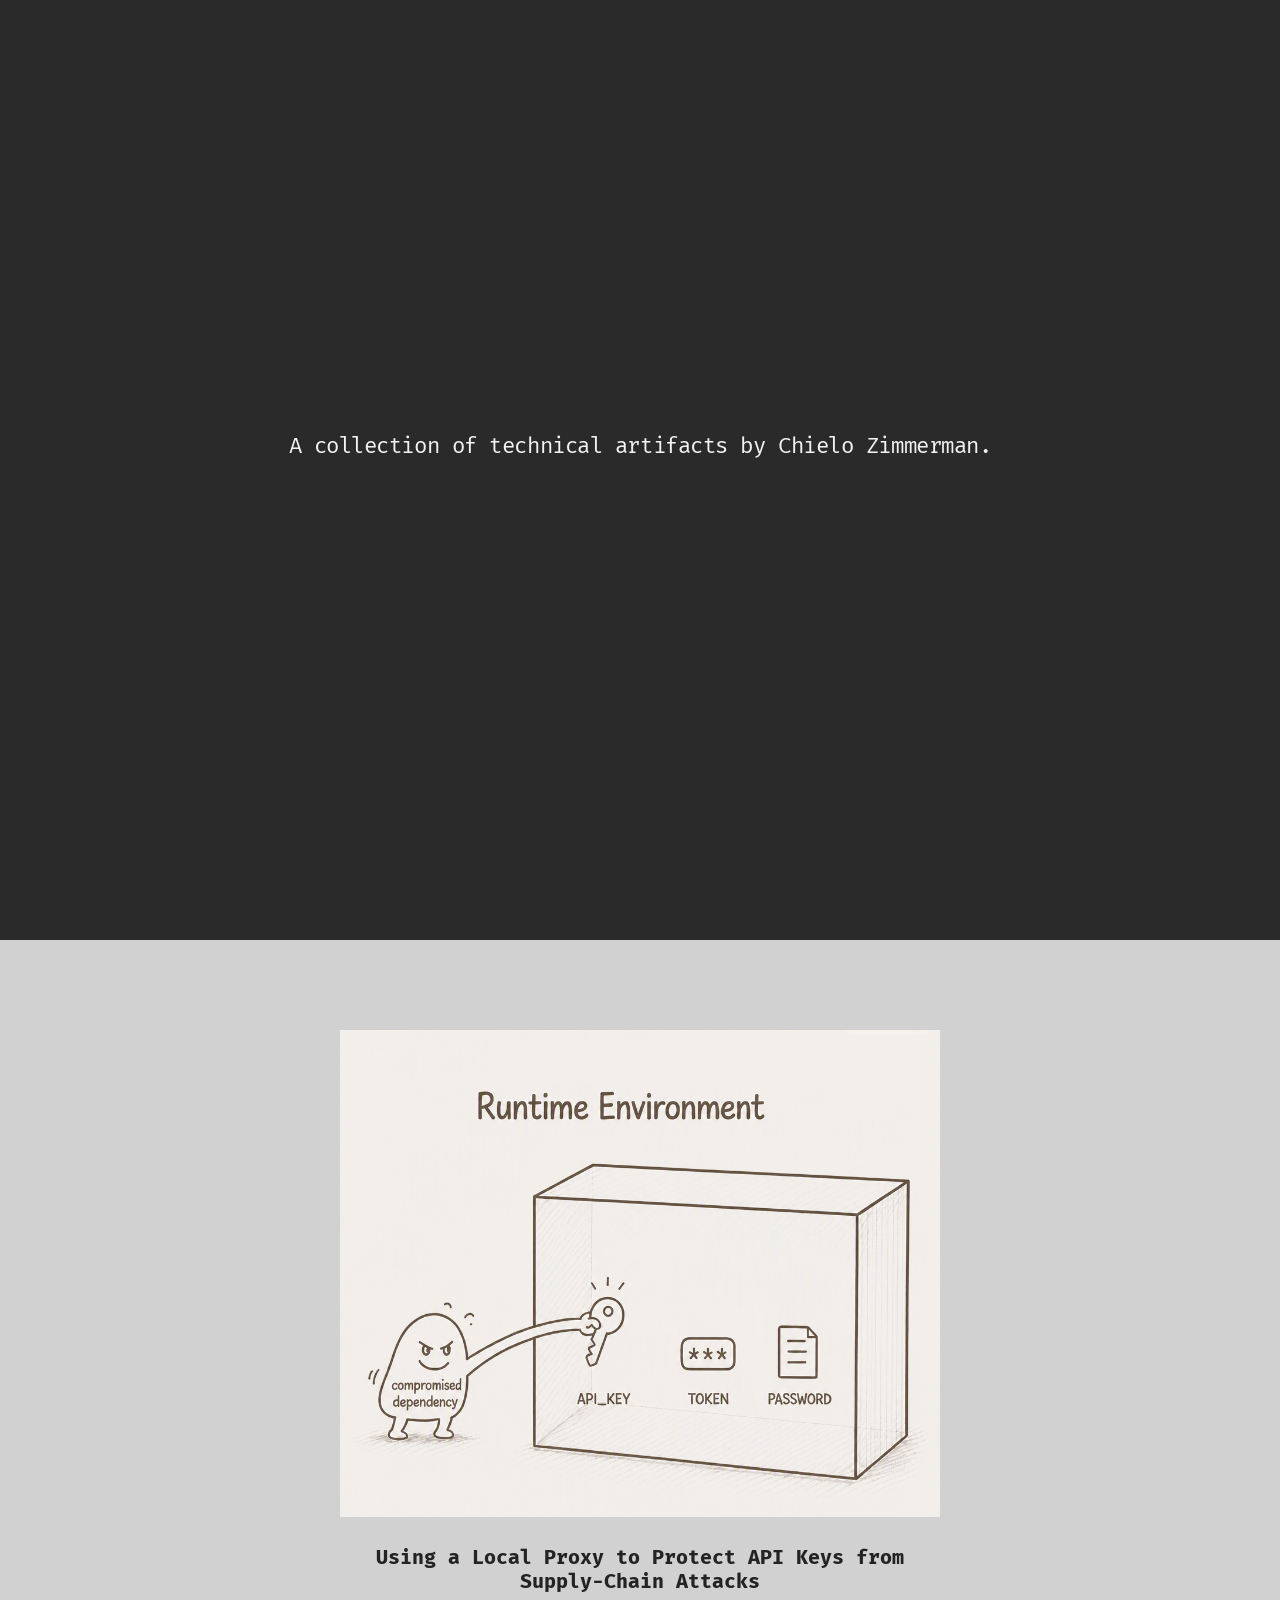
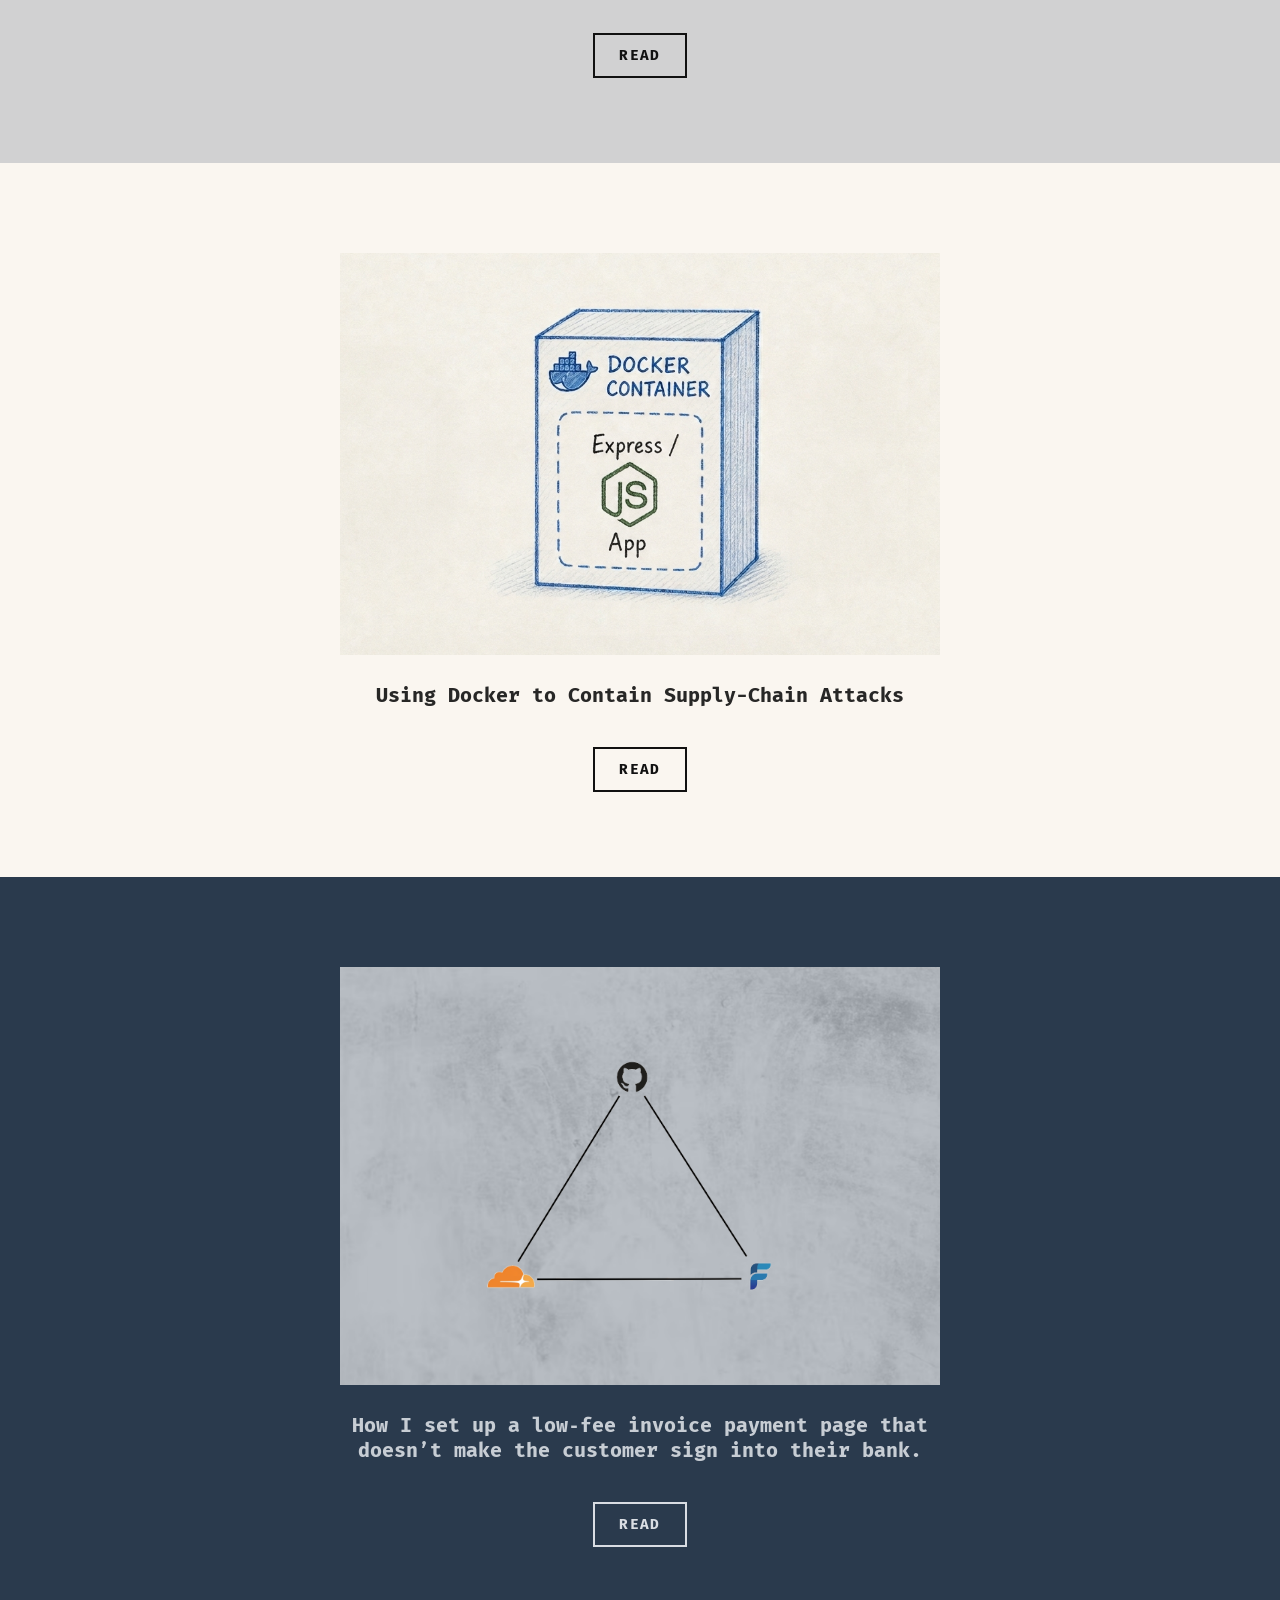
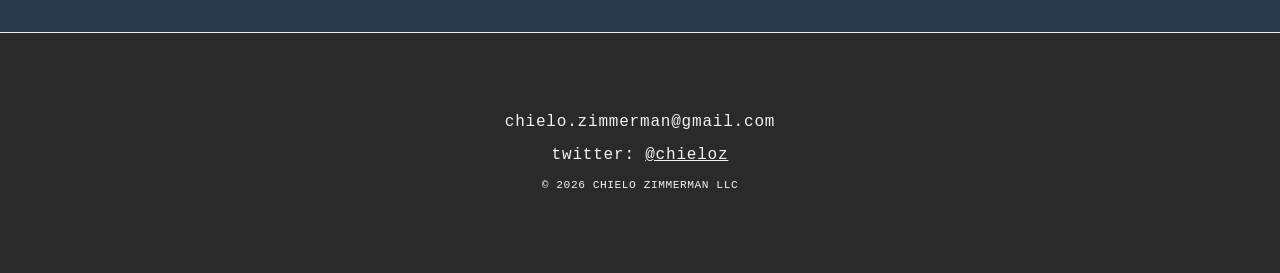
<file: index.html>
<!DOCTYPE html>
<html lang="en">
<head>
    <meta charset="UTF-8">
    <meta name="viewport" content="width=device-width, initial-scale=1.0">
    <title>A collection of technical artifacts by Chielo Zimmerman.</title>
    <link rel="stylesheet" href="styles.css">
    <link href="https://fonts.googleapis.com/css2?family=Fira+Mono&display=swap" rel="stylesheet">
</head>
<body>

    <section class="hero">
         <h1>A collection of technical artifacts by Chielo&nbspZimmerman.</h1>
    </section>

    <article class="article-preview post-proxy">
        <div class="content-wrapper">
          <img src="/projects/images/runtime-environment-compromised-dependency-reaching-in.png" alt="A compromised dependency reaching into the runtime environment to steal an API key" class="responsive-img">
<h2>Using a Local Proxy to Protect API Keys from Supply-Chain Attacks</h2>
<a href="/projects/proxy-protect-api-keys.html" class="article-link">READ</a>
       </div>
    </article>


    <article class="article-preview post-dockerized-node">
      <div class="content-wrapper">
        <img src="/projects/images/dockerized_env.png" alt="Diagram of a containerized node app" class="responsive-img">
        <h2>Using Docker to Contain Supply-Chain Attacks</h2>
        <a href="/projects/express-docker-build.html" class="article-link">READ</a>
      </div>
    </article>


    <article class="article-preview post-forte">
        <div class="content-wrapper">
          <img src="/projects/images/low-fee-checkout.png" alt="Github, Cloudfront and Forte = no card fees, easy customer checkout" class="responsive-img">
          <h2>How I set up a low‑fee invoice payment page that doesn’t make the customer sign into their bank.</h2>
          <a href="/projects/low-fee-customer-friendly-ach-payments" class="article-link">READ</a>
       </div>
    </article>


    <footer>
      <p class="footer-email">chielo.zimmerman@gmail.com</p>
      <p class="footer-email">twitter: <a href="https://x.com/chieloz" target="_blank" rel="noopener noreferrer">@chieloz</a></p>
      <p class="footer-copy">© 2026 Chielo Zimmerman LLC</p>
    </footer>

</body>
</html>
</file>
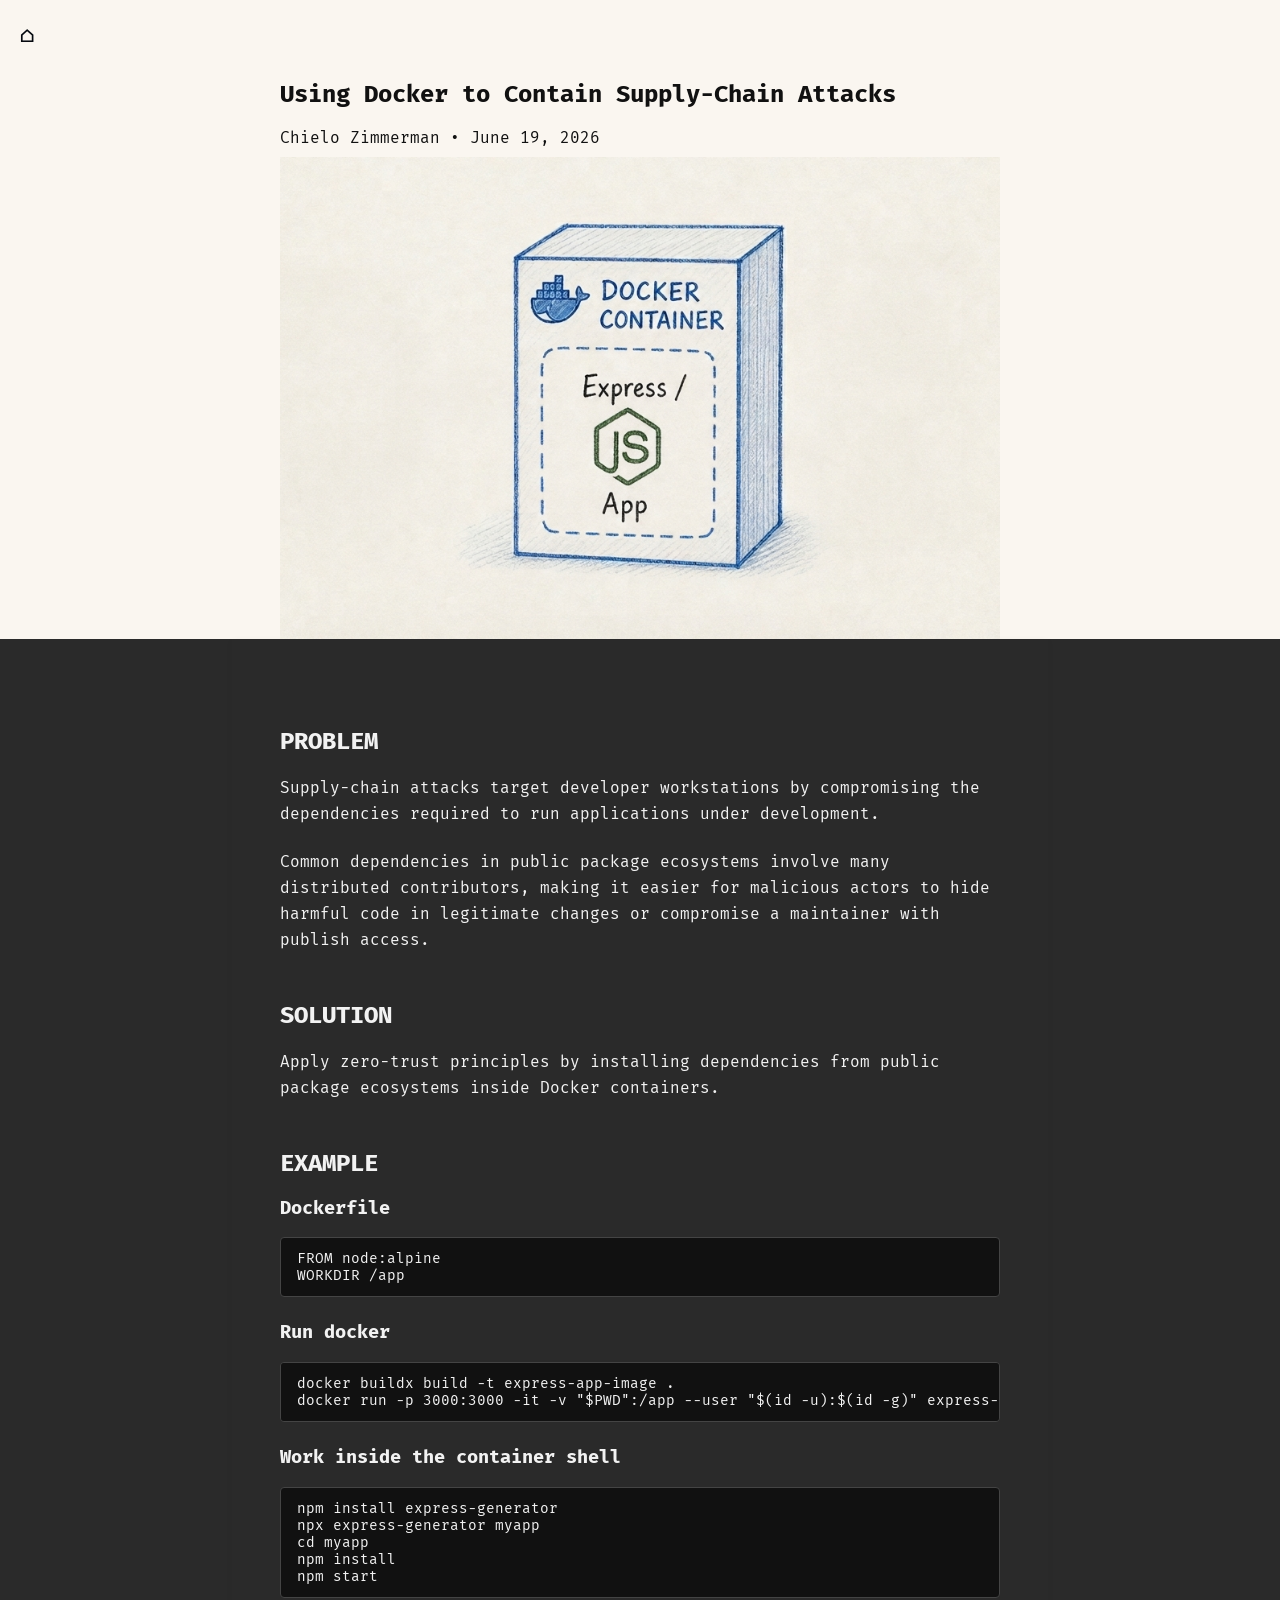
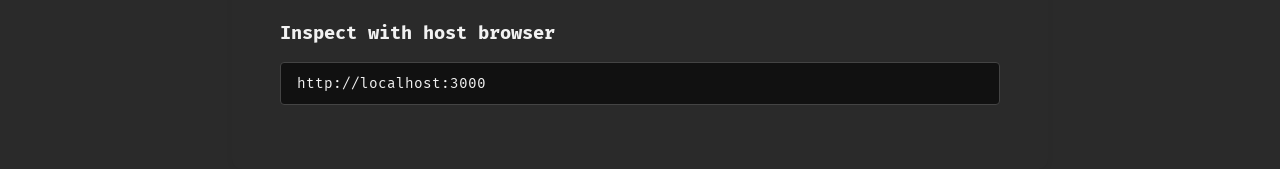
<file: projects/express-docker-build.html>
<!DOCTYPE html>
<html lang="en">
<head>

  <meta charset="UTF-8">
  <meta name="viewport" content="width=device-width, initial-scale=1.0">

  <title>Using Docker to Contain Supply-Chain Attacks</title>

  <meta name="description" content="Public package ecosystems execute untrusted code during dependency installation. Running installs, application execution, and all developer-console work inside Docker containers limits the damage from a compromised package.">
  <meta name="author" content="Chielo Zimmerman">
  <meta name="robots" content="index, follow">

  <link rel="canonical" href="https://zimchi.github.io/projects/express-docker-build.html">
  <link rel="icon" type="image/x-icon" href="/favicon.ico">
  <link rel="stylesheet" href="../styles.css">
  <link rel="preconnect" href="https://fonts.googleapis.com">
  <link rel="preconnect" href="https://fonts.gstatic.com" crossorigin>
  <link href="https://fonts.googleapis.com/css2?family=Fira+Mono&display=swap" rel="stylesheet">

  <meta property="og:title" content="Using Docker to Contain Supply-Chain Attacks">
  <meta property="og:description" content="Public package ecosystems execute untrusted code during dependency installation. Running installs, application execution, and all developer-console work inside Docker containers limits the damage from a compromised package.">
  <meta property="og:image" content="https://zimchi.github.io/projects/images/dockerized_env.png">
  <meta property="og:image:type" content="image/png">
  <meta property="og:image:width" content="895">
  <meta property="og:image:height" content="599">
  <meta property="og:image:alt" content="Secure Express app running inside a Docker container">
  <meta property="og:url" content="https://zimchi.github.io/projects/express-docker-build.html">
  <meta property="og:type" content="article">
  <meta property="og:site_name" content="ZimChi">
  <meta property="og:locale" content="en_US">
  <meta property="article:author" content="Chielo Zimmerman">
  <meta property="article:published_time" content="2026-06-19">
  <meta property="article:modified_time" content="2026-10-06">
  <meta property="article:section" content="Security">
  <meta property="article:tag" content="supply-chain security">
  <meta property="article:tag" content="Docker">
  <meta property="article:tag" content="Node.js">
  <meta property="article:tag" content="npm">

  <meta name="twitter:card" content="summary_large_image">
  <meta name="twitter:site" content="@chieloz">
  <meta name="twitter:creator" content="@chieloz">
  <meta name="twitter:title" content="Using Docker to Contain Supply-Chain Attacks">
  <meta name="twitter:description" content="Public package ecosystems execute untrusted code during dependency installation. Running installs, application execution, and all developer-console work inside Docker containers limits the damage from a compromised package.">
  <meta name="twitter:image" content="https://zimchi.github.io/projects/images/dockerized_env.png">
  <meta name="twitter:image:alt" content="Secure Express app running inside a Docker container">

  <script type="application/ld+json">
  {
    "@context": "https://schema.org",
    "@type": "TechArticle",
    "headline": "Using Docker to Contain Supply-Chain Attacks",
    "description": "Public package ecosystems execute untrusted code during dependency installation. Running installs, application execution, and all developer-console work inside Docker containers limits the damage from a compromised package.",
    "image": [
      "https://zimchi.github.io/projects/images/dockerized_env.png"
    ],
    "thumbnailUrl": "https://zimchi.github.io/projects/images/dockerized_env.png",
    "datePublished": "2026-06-19",
    "dateModified": "2026-10-06",
    "inLanguage": "en",
    "mainEntityOfPage": {
      "@type": "WebPage",
      "@id": "https://zimchi.github.io/projects/express-docker-build.html"
    },
    "author": {
      "@type": "Person",
      "name": "Chielo Zimmerman",
      "url": "https://zimchi.github.io/",
      "sameAs": [
        "https://x.com/chieloz"
      ]
    },
    "publisher": {
      "@type": "Organization",
      "name": "ZimChi",
      "url": "https://zimchi.github.io/",
      "logo": {
        "@type": "ImageObject",
        "url": "https://zimchi.github.io/images/logo.jpg",
        "width": 557,
        "height": 576
      },
      "description": "A technical studio providing custom software development and architectural consulting.",
      "sameAs": [
        "https://github.com/ZimChi",
        "https://x.com/chieloz"
      ]
    }
  }
  </script>
</head>

<body>
  <a href="/" class="home-icon" aria-label="Home">&#8962;</a>
  <main>
    <section class="article-header post-dockerized-node">
      <div class="post-header-content-wrapper">
        <h1 class="post-title">Using Docker to Contain Supply-Chain Attacks</h1>
        <div class="post-meta">
          <span class="post-author">Chielo Zimmerman</span>
          <span class="post-divider">•</span>
          <time datetime="2026-06-19" class="post-date">June 19, 2026</time>
        </div>
        <img src="images/dockerized_env.png" alt="Secure Express app running inside a Docker container" class="responsive-img">
      </div>
    </section>

    <article class="page">
      <section>
        <h2>PROBLEM</h2>
        <p>
          Supply-chain attacks target developer workstations by compromising the dependencies required to run applications under development.
        </p>
        <p>
          Common dependencies in public package ecosystems involve many distributed contributors, making it easier for malicious actors to hide harmful code in legitimate changes or compromise a maintainer with publish access.
        </p>
      </section>

      <section>
        <h2>SOLUTION</h2>
        <p>
          Apply zero-trust principles by installing dependencies from public package ecosystems inside Docker containers.
        </p>
      </section>

      <section>
        <h2>EXAMPLE</h2>

        <h3>Dockerfile</h3>
        <pre><code>FROM node:alpine
WORKDIR /app</code></pre>

        <h3>Run docker</h3>
        <pre><code>docker buildx build -t express-app-image .
docker run -p 3000:3000 -it -v "$PWD":/app --user "$(id -u):$(id -g)" express-app-image /bin/sh</code></pre>

        <h3>Work inside the container shell</h3>
        <pre><code>npm install express-generator
npx express-generator myapp
cd myapp
npm install
npm start</code></pre>

        <h3>Inspect with host browser</h3>
        <pre><code>http://localhost:3000</code></pre>
      </section>

    </article>
  </main>
</body>
</html>
</file>
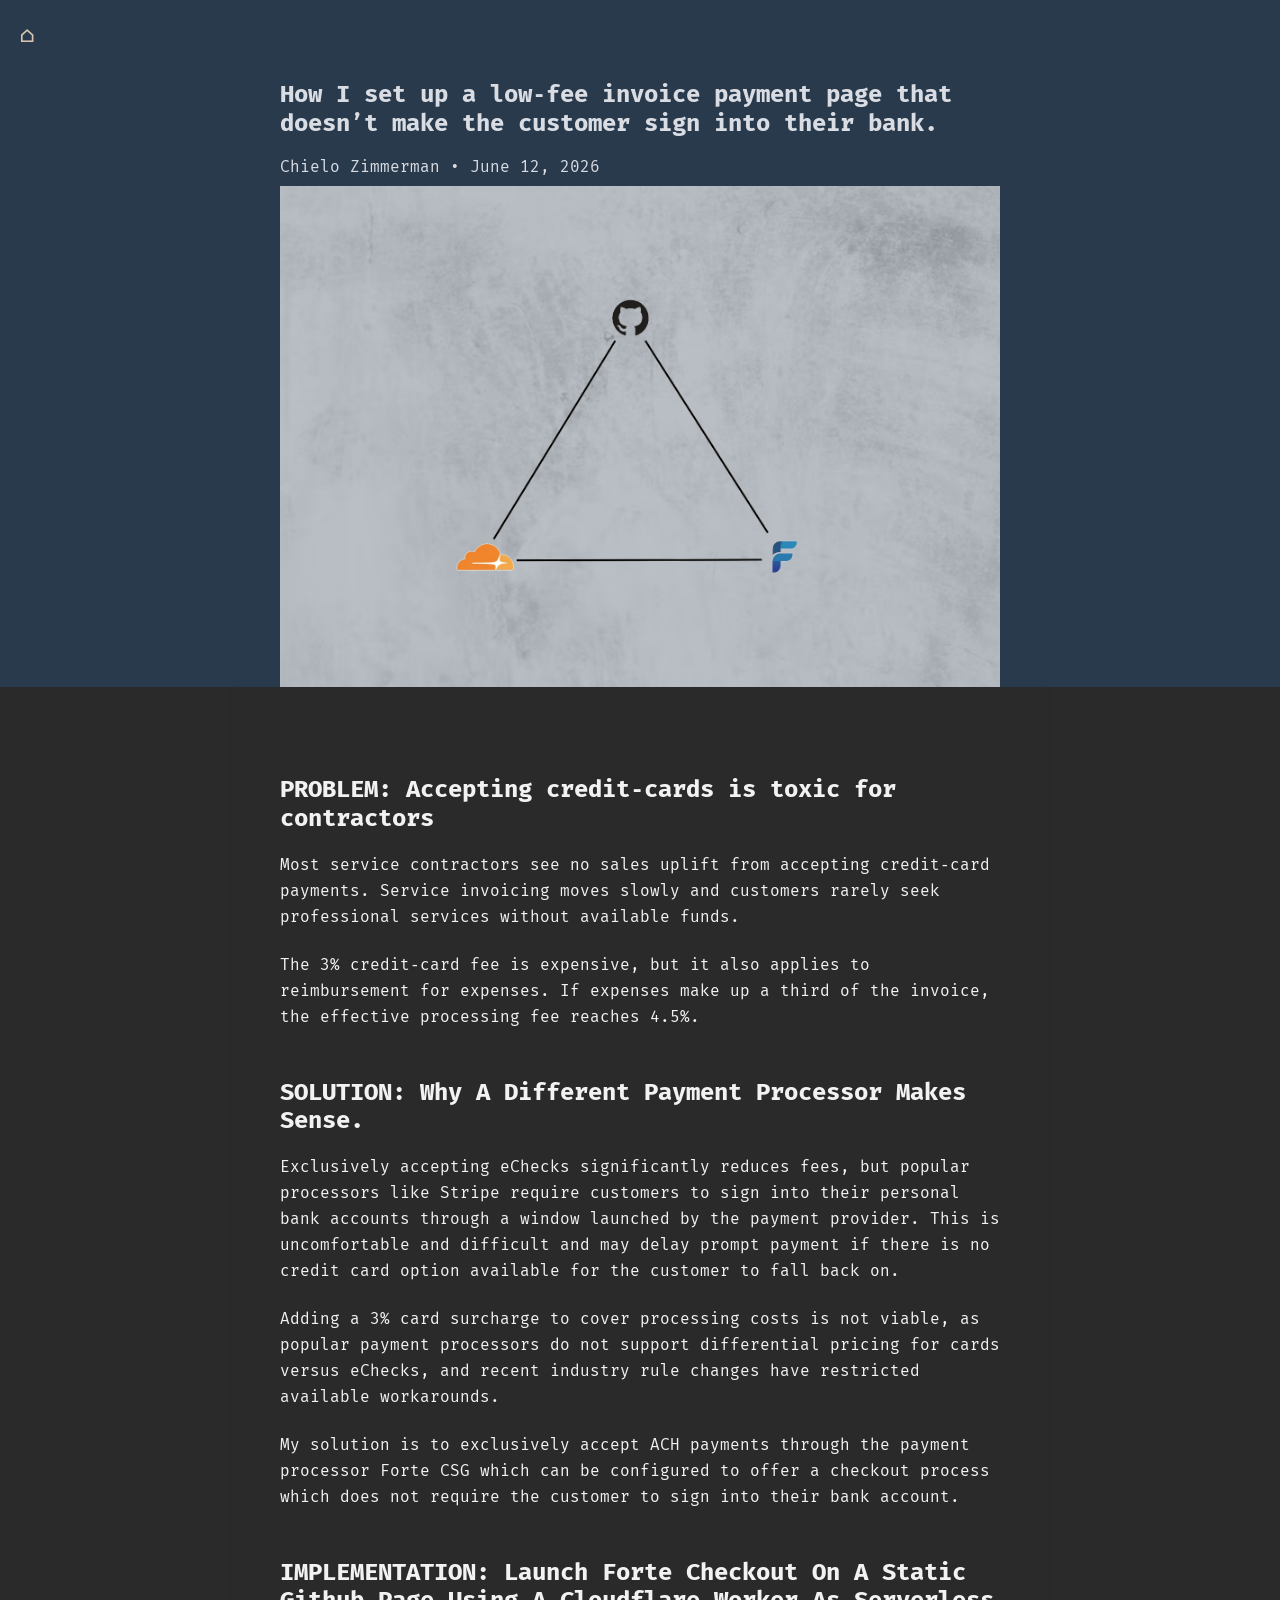
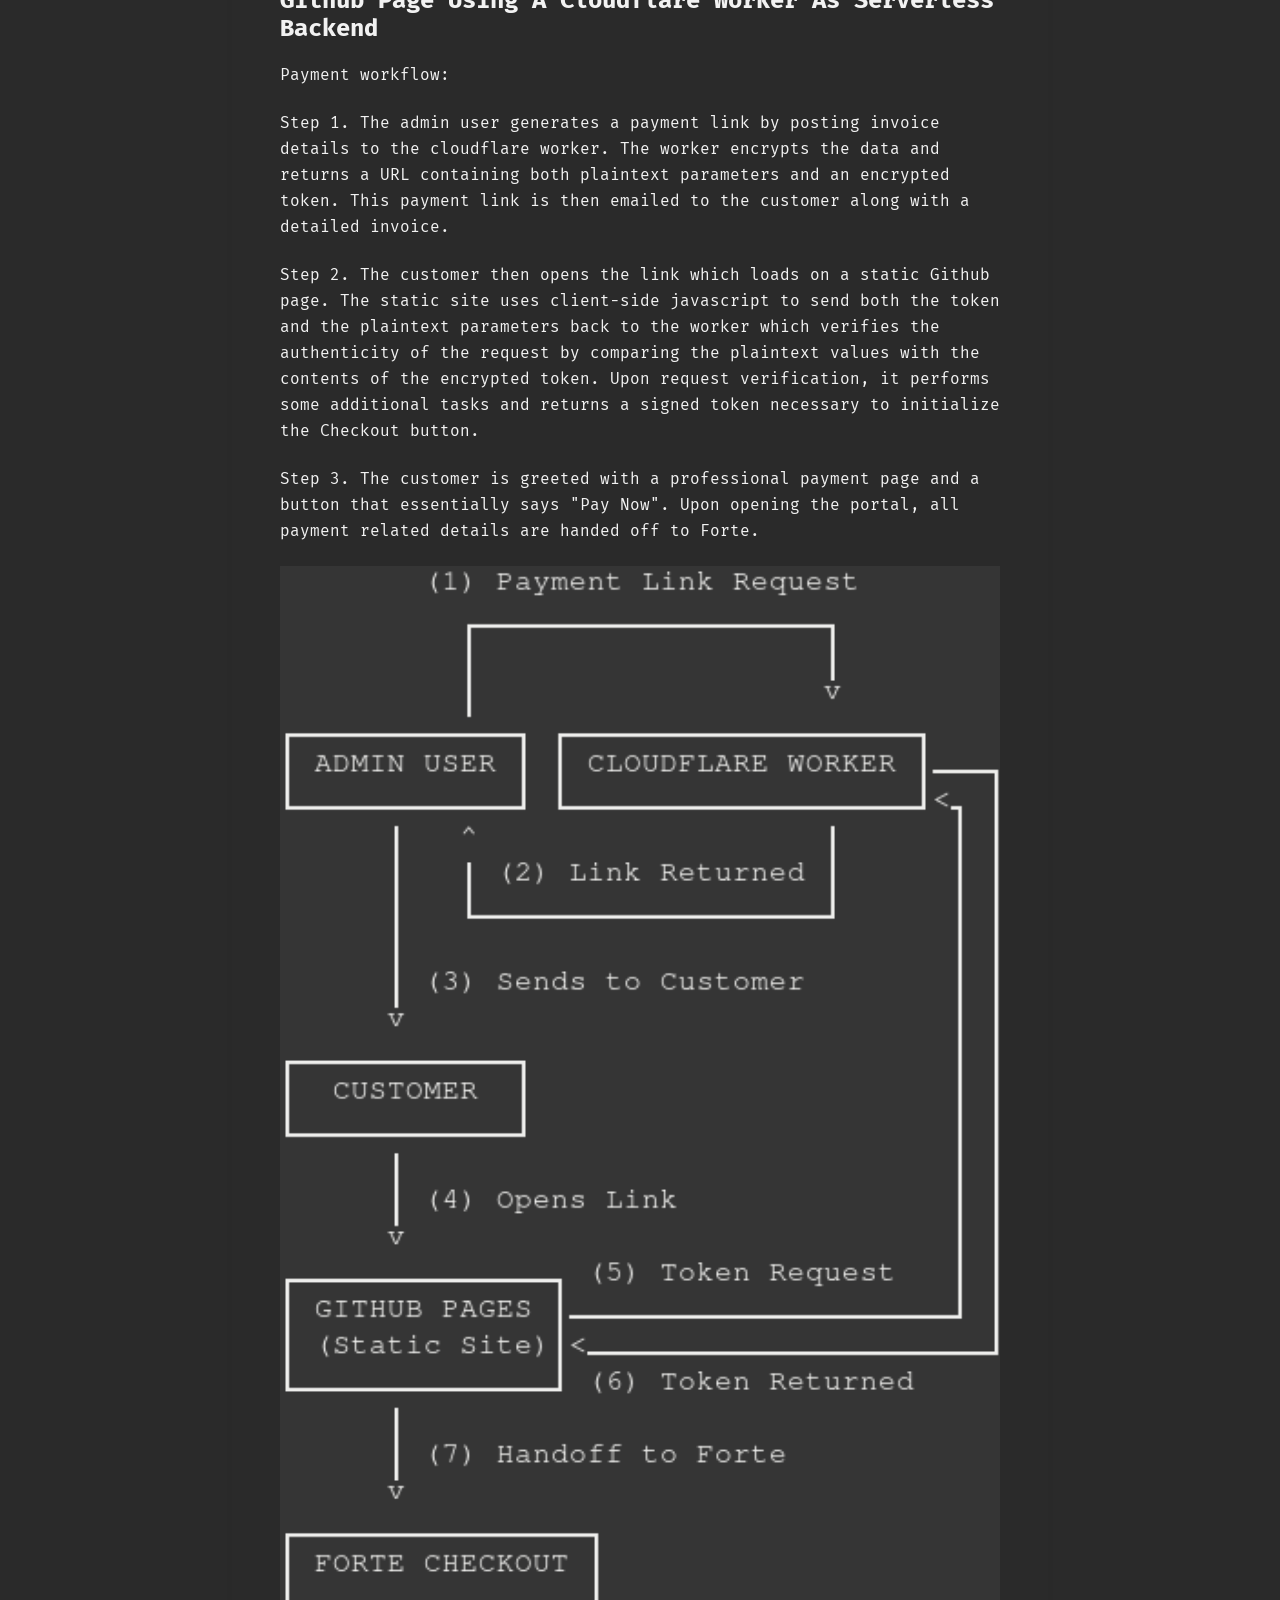
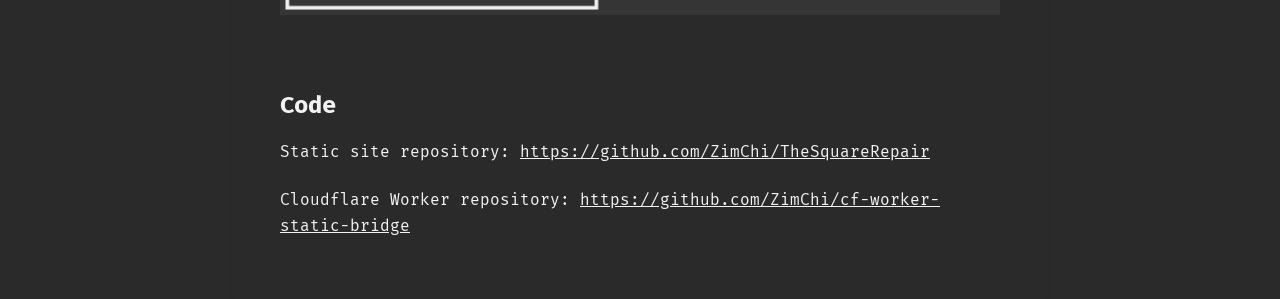
<file: projects/low-fee-customer-friendly-ach-payments.html>
<!DOCTYPE html>
<html lang="en">

<head>

  <meta charset="UTF-8">
  <meta name="viewport" content="width=device-width, initial-scale=1.0">

  <title>How I set up a low‑fee invoice payment page that doesn’t make the customer sign into their bank.</title>

  <meta name="description" content="Most service contractors see no sales uplift from accepting credit‑card payments. Exclusively accepting ACH payments through the payment processor Forte CSG can be configured to offer a checkout process which does not require the customer to sign into their bank account.">
  <meta name="author" content="Chielo Zimmerman">
  <meta name="robots" content="index, follow">

  <link rel="canonical" href="https://zimchi.github.io/projects/low-fee-customer-friendly-ach-payments.html">
  <link rel="icon" type="image/x-icon" href="/favicon.ico">
  <link rel="stylesheet" href="../styles.css">
  <link rel="preconnect" href="https://fonts.googleapis.com">
  <link rel="preconnect" href="https://fonts.gstatic.com" crossorigin>
  <link href="https://fonts.googleapis.com/css2?family=Fira+Mono&display=swap" rel="stylesheet">

  <meta property="og:title" content="How I set up a low‑fee invoice payment page that doesn’t make the customer sign into their bank.">
  <meta property="og:description" content="Most service contractors see no sales uplift from accepting credit‑card payments. Exclusively accepting ACH payments through the payment processor Forte CSG can be configured to offer a checkout process which does not require the customer to sign into their bank account.">
  <meta property="og:image" content="https://zimchi.github.io/projects/images/low-fee-checkout.png">
  <meta property="og:image:type" content="image/png">
  <meta property="og:image:width" content="800">
  <meta property="og:image:height" content="557">
  <meta property="og:image:alt" content="Github, Cloudfront and Forte = no card fees, easy customer checkout">
  <meta property="og:url" content="https://zimchi.github.io/projects/low-fee-customer-friendly-ach-payments.html">
  <meta property="og:type" content="article">
  <meta property="og:site_name" content="ZimChi">
  <meta property="og:locale" content="en_US">
  <meta property="article:author" content="Chielo Zimmerman">
  <meta property="article:published_time" content="2026-06-12">
  <meta property="article:modified_time" content="2026-10-06">
  <meta property="article:section" content="Payments">
  <meta property="article:tag" content="ACH payments">
  <meta property="article:tag" content="Forte">
  <meta property="article:tag" content="Cloudflare Workers">
  <meta property="article:tag" content="GitHub Pages">

  <meta name="twitter:card" content="summary_large_image">
  <meta name="twitter:site" content="@chieloz">
  <meta name="twitter:creator" content="@chieloz">
  <meta name="twitter:title" content="How I set up a low‑fee invoice payment page that doesn’t make the customer sign into their bank.">
  <meta name="twitter:description" content="Most service contractors see no sales uplift from accepting credit‑card payments. Exclusively accepting ACH payments through the payment processor Forte CSG can be configured to offer a checkout process which does not require the customer to sign into their bank account.">
  <meta name="twitter:image" content="https://zimchi.github.io/projects/images/low-fee-checkout.png">
  <meta name="twitter:image:alt" content="Github, Cloudfront and Forte = no card fees, easy customer checkout">

  <script type="application/ld+json">
  {
    "@context": "https://schema.org",
    "@type": "TechArticle",
    "headline": "How I set up a low‑fee invoice payment page that doesn’t make the customer sign into their bank.",
    "description": "Most service contractors see no sales uplift from accepting credit‑card payments. Exclusively accepting ACH payments through the payment processor Forte CSG can be configured to offer a checkout process which does not require the customer to sign into their bank account.",
    "image": [
      "https://zimchi.github.io/projects/images/low-fee-checkout.png",
      "https://zimchi.github.io/projects/images/payment-workflow-diagram.png"
    ],
    "thumbnailUrl": "https://zimchi.github.io/projects/images/low-fee-checkout.png",
    "datePublished": "2026-06-12",
    "dateModified": "2026-10-06",
    "inLanguage": "en",
    "mainEntityOfPage": {
      "@type": "WebPage",
      "@id": "https://zimchi.github.io/projects/low-fee-customer-friendly-ach-payments.html"
    },
    "author": {
      "@type": "Person",
      "name": "Chielo Zimmerman",
      "url": "https://zimchi.github.io/",
      "sameAs": [
        "https://x.com/chieloz"
      ]
    },
    "publisher": {
      "@type": "Organization",
      "name": "ZimChi",
      "url": "https://zimchi.github.io/",
      "logo": {
        "@type": "ImageObject",
        "url": "https://zimchi.github.io/images/logo.jpg",
        "width": 557,
        "height": 576
      },
      "description": "A technical studio providing custom software development and architectural consulting.",
      "sameAs": [
        "https://github.com/ZimChi",
        "https://x.com/chieloz"
      ]
    }
  }
  </script>
</head>


<body>
  <a href="/" class="home-icon" aria-label="Home">&#8962;</a>
  <main>
    <section class="article-header post-forte">
      <div class="post-header-content-wrapper">
        <h1 class="post-title">How I set up a low‑fee invoice payment page that doesn’t make the customer sign into their bank.</h1>
        <div class="post-meta">
          <span class="post-author">Chielo Zimmerman</span>
          <span class="post-divider">•</span>
          <time datetime="2026-06-12" class="post-date">June 12, 2026</time>
        </div>
        <img src="images/low-fee-checkout.png" alt="Github, Cloudfront and Forte = no card fees, easy customer checkout" class="responsive-img">
      </div>
    </section>

  <article class="page">
    <section>
      <h2> PROBLEM: Accepting credit‑cards is toxic for contractors</h2>
      <p>
        Most service contractors see no sales uplift from accepting credit‑card payments. Service invoicing moves slowly and customers rarely seek professional services without available funds.
      </p>
      <p>
        The 3% credit‑card fee is expensive, but it also applies to reimbursement for expenses. If expenses make up a third of the invoice, the effective processing fee reaches 4.5%.
      </p>

      <h2> SOLUTION: Why A Different Payment Processor Makes Sense. </h2>
      <p>
        Exclusively accepting eChecks significantly reduces fees, but popular processors like Stripe require customers to sign into their personal bank accounts through a window launched by the payment provider. This is uncomfortable and difficult and may delay prompt payment if there is no credit card option available for the customer to fall back on.
      </p>
      <p>
        Adding a 3% card surcharge to cover processing costs is not viable, as popular payment processors do not support differential pricing for cards versus eChecks, and recent industry rule changes have restricted available workarounds.
      </p>
      <p>
        My solution is to exclusively accept ACH payments through the payment processor Forte CSG which can be configured to offer a checkout process which does not require the customer to sign into their bank account.
      </p>

    </section>


    <section>
      <h2>IMPLEMENTATION: Launch Forte Checkout On A Static Github Page Using A Cloudflare Worker As Serverless Backend </h2>

      <p> Payment workflow: </p>
      <p>Step 1. The admin user generates a payment link by posting invoice details to the cloudflare worker. The worker encrypts the data and returns a URL containing both plaintext parameters and an encrypted token. This payment link is then emailed to the customer along with a detailed invoice.</p>
      <p>Step 2. The customer then opens the link which loads on a static Github page. The static site uses client-side javascript to send both the token and the plaintext parameters back to the worker which verifies the authenticity of the request by comparing the plaintext values with the contents of the encrypted token. Upon request verification, it performs some additional tasks and returns a signed token necessary to initialize the Checkout button.</p>
      <p>Step 3. The customer is greeted with a professional payment page and a button that essentially says "Pay Now".  Upon opening the portal, all payment related details are handed off to Forte.  </p>

      <img src="images/payment-workflow-diagram.png" alt="Diagram of the payment workflow between the admin, the Cloudflare worker, the static payment page and Forte" class="responsive-img">
    </section>

    <section>
      <h2>Code</h2>
      <p>
        Static site repository:
        <a href="https://github.com/ZimChi/TheSquareRepair" target="_blank" rel="noopener noreferrer">https://github.com/ZimChi/TheSquareRepair</a>
      </p>
      <p>
        Cloudflare Worker repository:
        <a href="https://github.com/ZimChi/cf-worker-static-bridge" target="_blank" rel="noopener noreferrer">https://github.com/ZimChi/cf-worker-static-bridge</a>
      </p>
    </section>

  </article>
  </main>
</body>
</html>
</file>
<file: styles.css>
/* Verbatim Reversion for styles.css */
@import url('css/index.css');
@import url('css/hero.css');
@import url('css/article.css');
@import url('css/footer.css');


body {
  margin: 0px;
  font-family: "Fira Mono", monospace;
  background-color: #2a2a2a;
  color: #f2f2f2;
}

.responsive-img {
  margin-bottom: 1.5rem;
  width: 100%;
}


a {
  color: inherit;
}

.post-dockerized-node {
    background-color: #faf6f0;
    color: #111111;
}

.post-forte {
  background-color: #2a3a4d;
  color: #d9dde3;
}

.post-proxy {
  background-color: #d1d1d2;
  color: #111111;
}

.post-3 {
  background-color: #e3005c;
  color: #ffffff;
}


/* ==========================================================================
   SPECIFIC ARTICLE TEMPLATE THEMES
   ========================================================================== */
   /*
.post-7 {
     background-color: #443933;
     color: #f2f2f2;
}

.post-6 {
     background-color: #f2f0ea;
     color: #111111;
}

.post-5 {
     background-color: #5a6157;
     color: #ffffff;
}

.post-4 {
     background-color: #593e2b;
     color: #ffffff;
}

.post-3 {
     background-color: #f2f0ea;
     color: #111111;
}

.post-dockerized-node {
  background-color: #4a463f;
  color: #ffffff;
}

.post-forte {
  background: #793427;
  color: #ffffff;
}  */
</file>
